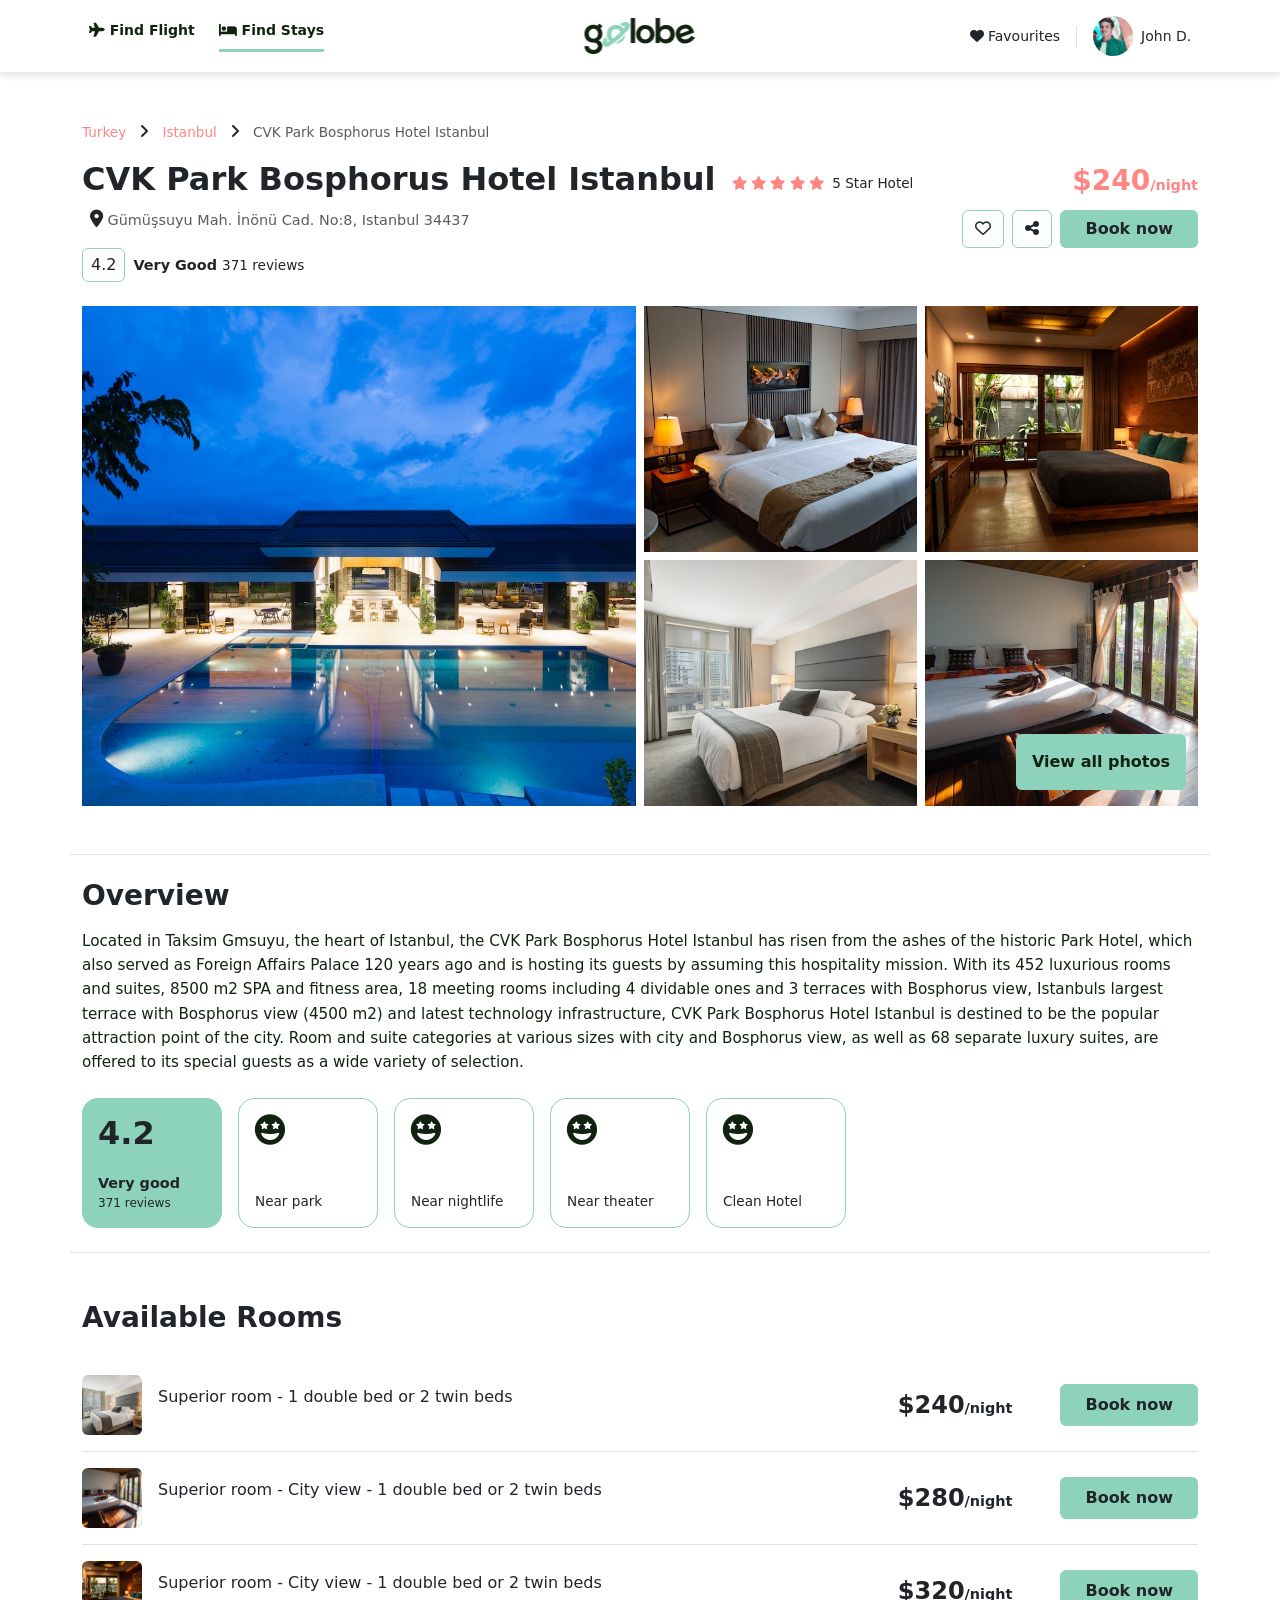
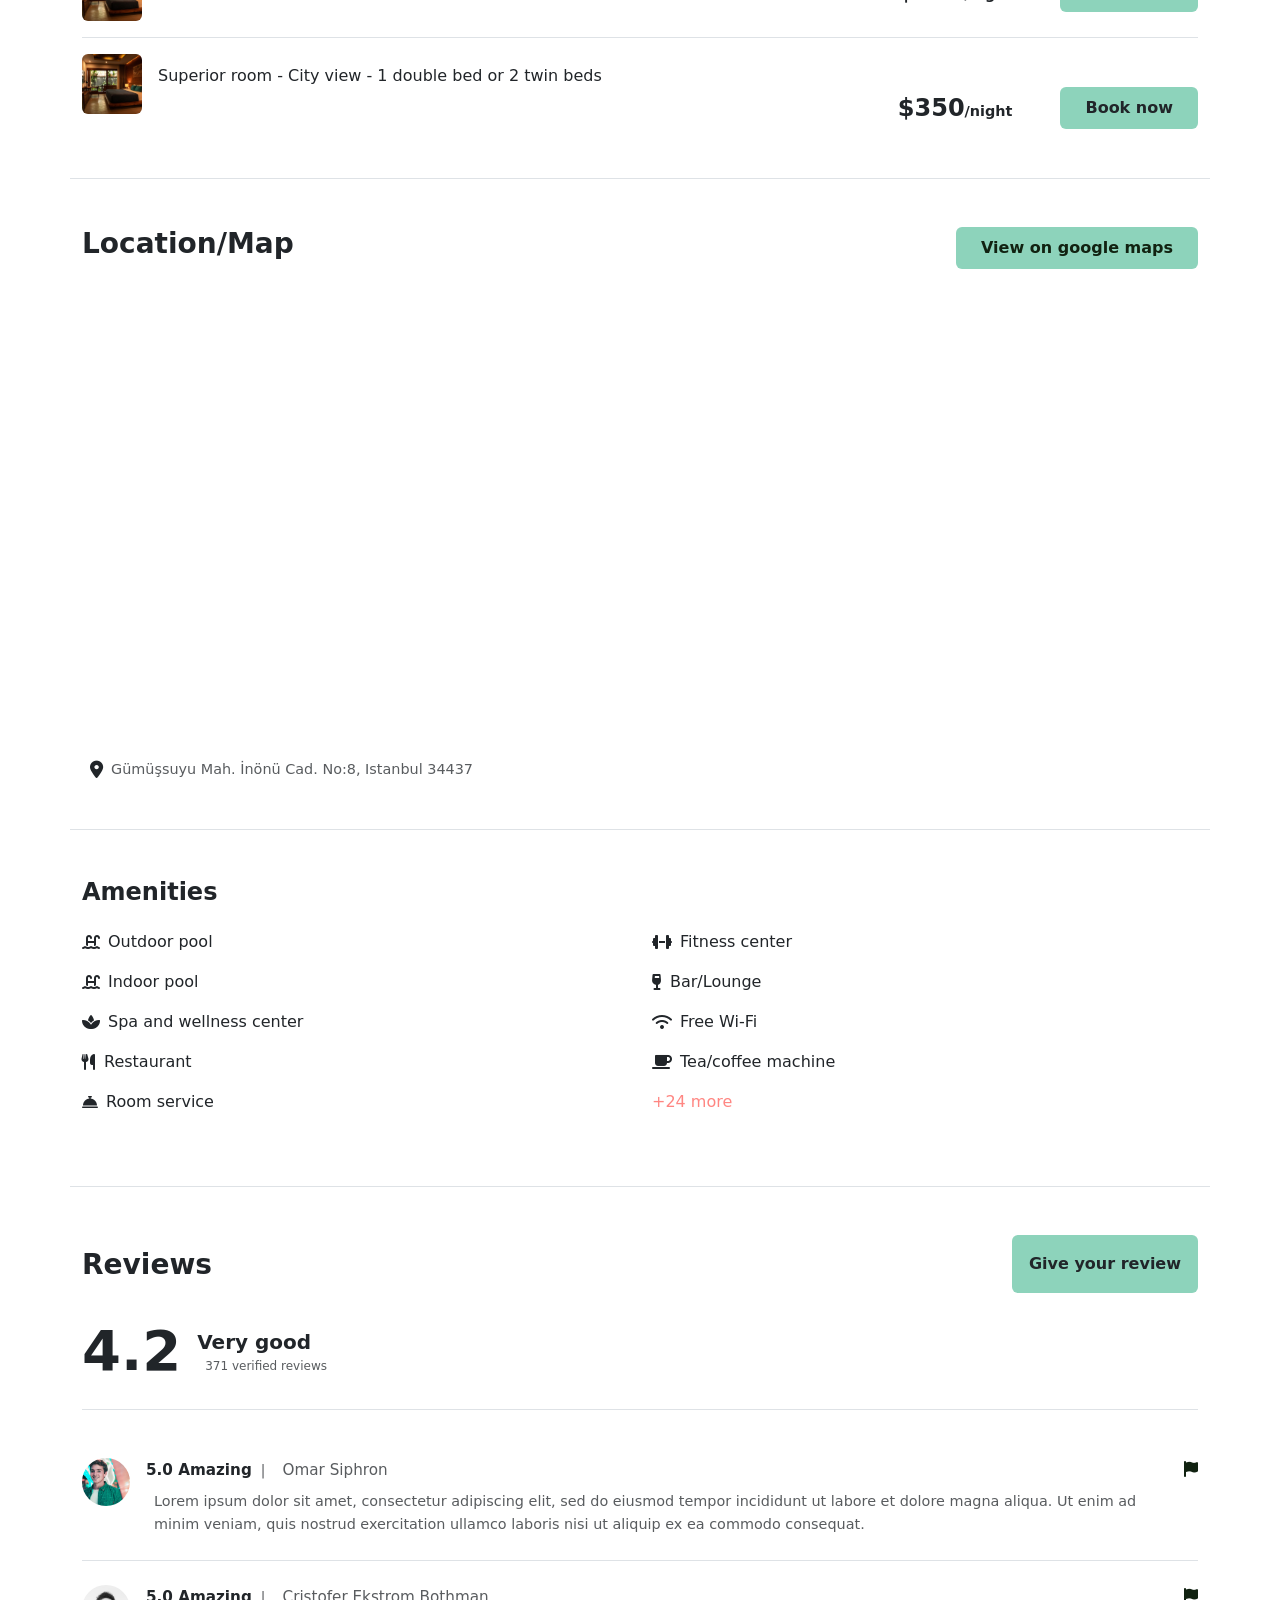
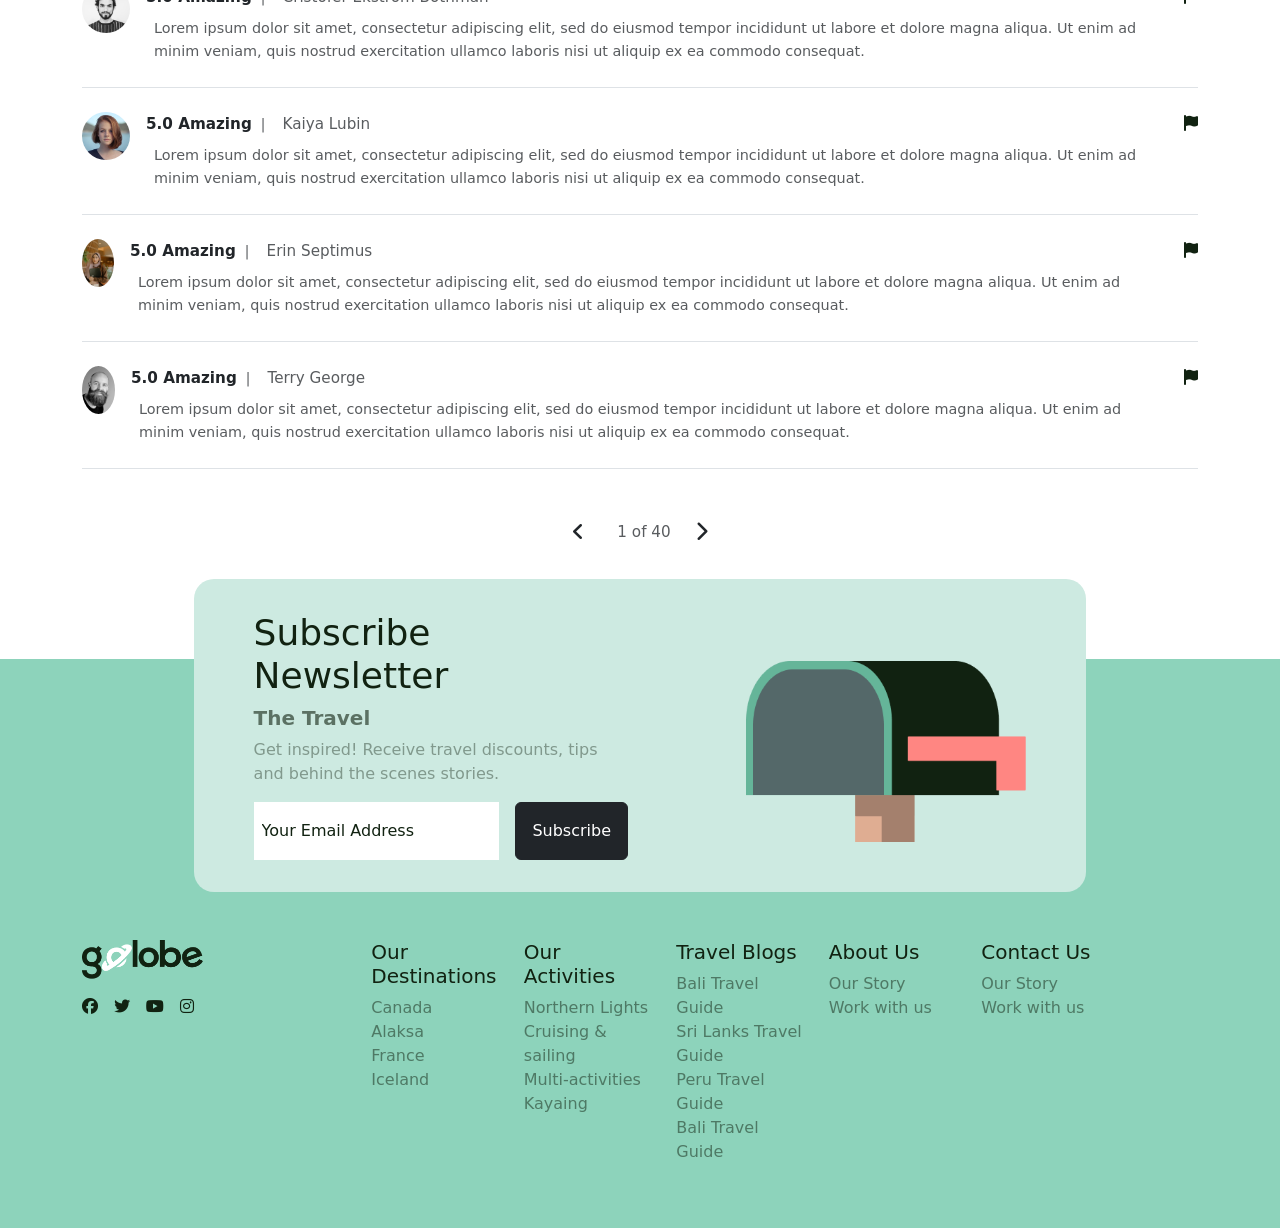
<file: hotel.html>
<!DOCTYPE html>
<html lang="en">

<head>
    <meta charset="UTF-8">
    <meta name="viewport" content="width=device-width, initial-scale=1.0">
    <title>Golobe-Travel agency</title>
    <link rel="icon" type="image/png" href="assets/imgs/favicon-120x120.png">
    <link href="https://cdn.jsdelivr.net/npm/bootstrap@5.3.8/dist/css/bootstrap.min.css" rel="stylesheet"
        integrity="sha384-sRIl4kxILFvY47J16cr9ZwB07vP4J8+LH7qKQnuqkuIAvNWLzeN8tE5YBujZqJLB" crossorigin="anonymous">

    <link rel="stylesheet" href="https://cdnjs.cloudflare.com/ajax/libs/font-awesome/6.5.1/css/all.min.css"
        integrity="sha512-DTOQO9RWCH3ppGqcWaEA1BIZOC6xxalwEsw9c2QQeAIftl+Vegovlnee1c9QX4TctnWMn13TZye+giMm8e2LwA=="
        crossorigin="anonymous" referrerpolicy="no-referrer" />
    <link rel="stylesheet" href="assets/css/hotel.css">
</head>

<body>
    <header class="nav-bar">
        <nav
            class="bg-white mb-5 container position-relative d-flex bg-white align-items-center justify-content-between py-3 ">
            <div class="d-flex gap-4">
                <a class="text-decoration-none oil-color fw-semibold small pb-2 "
                    href="index.html">
                    <i class="fa-solid fa-plane"></i> Find Flight
                </a>
                <a class="text-decoration-none oil-color fw-semibold small pb-2 border-bottom border-3 border-mint" href="home.html">
                    <i class="fa-solid fa-bed"></i> Find Stays
                </a>
            </div>
            <a href="home.html" class="position-absolute top-50 start-50 translate-middle">
                <img src="assets/imgs/golobe.png" alt="Golobe" height="36">
            </a>
            <div class="nav-user small">
                <span class="border-end pe-3"><i class="fa-solid fa-heart"></i> <span
                        class="fav-text">Favourites</span></span>
                <span class="d-flex align-items-center gap-2">
                    <img class="rounded-circle object-fit-cover" src="assets/imgs/av-1.jpg" alt="" width="40"
                        height="40">
                    John D.
                </span>
            </div>
        </nav>
    </header>
    <div class="container mt-4 mb-3">
        <div class="mb-3 fw-medium">
            <span class="text">Turkey</span>
            <i class="fa-solid icon fa-angle-right"></i>
            <span class="text">Istanbul</span>
            <i class="fa-solid fa-angle-right"></i>
            <span class="text-muted">CVK Park Bosphorus Hotel Istanbul</span>
        </div>
        <div class="d-flex justify-content-between">
            <div class="left-section">
                <div class="d-flex align-items-center mb-1">
                    <h2 class="fw-bold me-3">CVK Park Bosphorus Hotel Istanbul</h2>
                    <div class="text-danger star">
                        <i class="fa-solid fa-star"></i>
                        <i class="fa-solid fa-star"></i>
                        <i class="fa-solid fa-star"></i>
                        <i class="fa-solid fa-star"></i>
                        <i class="fa-solid fa-star"></i>
                        <span class=" text-dark ms-1 ">5 Star Hotel</span>
                    </div>
                </div>
                <p class="text-muted mb-3 bio">
                    <i class="fa-solid fa-location-dot text-dark"></i> Gümüşsuyu Mah. İnönü Cad. No:8, Istanbul 34437
                </p>
                <div class="d-flex align-items-center">
                    <div class="b-style rounded px-2 py-1 me-2  text-dark">
                        4.2
                    </div>
                    <div>
                        <span class="fw-bold text-dark very-good">Very Good</span>
                        <span class="reviews">371 reviews</span>
                    </div>
                </div>
            </div>
            <div class="right-section text-md-end mt-3 mt-md-0">
                <div class="mb-2">
                    <span class="text-money fw-bold fs-3">$240</span><span
                        class="text-money night fw-bold">/night</span>
                </div>
                <div class="d-flex justify-content-md-end gap-2">
                    <button class="btn social "><i class="fa-regular fa-heart"></i></button>
                    <button class="btn social "><i class="fa-solid fa-share-nodes"></i></button>
                    <button class="btn book-now px-4 text-dark fw-semibold" onclick="location.href='hotel1.html'">Book now</button>
                </div>
            </div>
        </div>
    </div>
    </div>
    <div class="container mt-4 mb-9">
        <div class="row g-2">
            <div class="col-md-6">
                <div class="overflow-hidden">
                    <img src="assets/imgs/r-1.jpg" class="img-fluid hover-zoom w-100 h-100 object-fit-cover"
                        alt="hotel main image" />
                </div>
            </div>
            <div class="col-md-6">
                <div class="row g-2 h-100">
                    <div class="col-6">
                        <div class="overflow-hidden">
                            <img src="assets/imgs/r-2.jpg" class="img-fluid hover-zoom w-100 h-100 object-fit-cover"
                                alt="hotel image 1" />
                        </div>
                    </div>
                    <div class="col-6">
                        <div class="overflow-hidden">
                            <img src="assets/imgs/r-3.jpg" class="img-fluid hover-zoom w-100 h-100 object-fit-cover"
                                alt="hotel image 2" />
                        </div>
                    </div>
                    <div class="col-6">
                        <div class="overflow-hidden">
                            <img src="assets/imgs/r-4.jpg" class="img-fluid hover-zoom w-100 h-100 object-fit-cover"
                                alt="hotel image 3" />
                        </div>
                    </div>
                    <div class="col-6 position-relative">
                        <div class="overflow-hidden">
                            <img src="assets/imgs/r-5.jpg" class="img-fluid hover-zoom w-100 h-100 object-fit-cover"
                                alt="hotel image 4" />
                        </div>
                        <button class="btn btn-color fw-bold p-3 position-absolute bottom-0 end-0 m-3">
                            View all photos
                        </button>
                    </div>
                </div>
            </div>
        </div>
    </div>
    <div class="container py-4 my-4 mt-5 mb-5 border-top border-bottom">
        <h3 class="fw-bold mb-3">Overview</h3>
        <p class=" mb-4 sec-text">
            Located in Taksim Gmsuyu, the heart of Istanbul, the CVK Park Bosphorus Hotel Istanbul has risen from the
            ashes of the historic Park Hotel, which also served as Foreign Affairs Palace 120 years ago and is hosting
            its guests by assuming this hospitality mission. With its 452 luxurious rooms and suites, 8500 m2 SPA and
            fitness area, 18 meeting rooms including 4 dividable ones and 3 terraces with Bosphorus view, Istanbuls
            largest terrace with Bosphorus view (4500 m2) and latest technology infrastructure, CVK Park Bosphorus Hotel
            Istanbul is destined to be the popular attraction point of the city. Room and suite categories at various
            sizes with city and Bosphorus view, as well as 68 separate luxury suites, are offered to its special guests
            as a wide variety of selection.
        </p>
        <div class="d-flex gap-3">
            <div class="rounded-4 p-3 d-flex flex-column justify-content-between text-dark rating">
                <h2 class="fw-bold mb-0">4.2</h2>
                <div>
                    <div class="fw-bold v-rating">Very good</div>
                    <div class="rev">371 reviews</div>
                </div>
            </div>
            <div class="rounded-4 style-overview p-3 d-flex flex-column justify-content-between style-review">
                <i class="fa-solid fa-face-grin-stars"></i>
                <div class="fw-medium rev-style">Near park</div>
            </div>
            <div class="rounded-4 style-overview p-3 d-flex flex-column justify-content-between style-review">
                <i class="fa-solid fa-face-grin-stars"></i>
                <div class="fw-medium rev-style">Near nightlife</div>
            </div>
            <div class="rounded-4 style-overview p-3 d-flex flex-column justify-content-between style-review">
                <i class="fa-solid fa-face-grin-stars"></i>
                <div class="fw-medium rev-style">Near theater</div>
            </div>
            <div class="rounded-4 style-overview p-3  d-flex flex-column justify-content-between style-review">
                <i class="fa-solid fa-face-grin-stars"></i>
                <div class="fw-medium rev-style">Clean Hotel</div>
            </div>
        </div>
    </div>
    <div class="container mt-5 border-bottom mb-5">
        <h3 class="fw-bold mb-4">Available Rooms</h3>
        <div
            class="d-flex flex-column flex-md-row justify-content-between align-items-md-center py-3 border-bottom gap-3">
            <div class="d-flex align-items-center gap-3">
                <img src="assets/imgs/h-1.jpg" alt="Room" class="rounded object-fit-cover room-img">
                <p class="fw-medium text-dark">Superior room - 1 double bed or 2 twin beds</p>
            </div>
            <div class="d-flex align-items-center justify-content-between justify-content-md-end gap-4 ">
                <div class="me-4">
                    <span class="fs-4 fw-bold text-dark">$240</span><span class="fw-bold night">/night</span>
                </div>
                <button class="btn px-4 text-dark fw-semibold py-2 px-4  book-now" onclick="location.href='hotel1.html'">Book now</button>
            </div>
        </div>
        <div
            class="d-flex flex-column flex-md-row justify-content-between align-items-md-center py-3 border-bottom gap-3">
            <div class="d-flex align-items-center gap-3">
                <img src="assets/imgs/h-2.jpg" alt="Room" class="rounded object-fit-cover room-img">
                <p class="fw-medium text-dark">Superior room - City view - 1 double bed or 2 twin beds</p>
            </div>
            <div class="d-flex align-items-center justify-content-between justify-content-md-end gap-4">
                <div class="me-4">
                    <span class="fs-4 fw-bold text-dark">$280</span><span class="fw-bold night">/night</span>
                </div>
                <button class="btn px-4 text-dark fw-semibold py-2 px-4 book-now" onclick="location.href='hotel1.html'">Book now</button>
            </div>
        </div>
        <div
            class="d-flex flex-column flex-md-row justify-content-between align-items-md-center py-3 border-bottom gap-3">
            <div class="d-flex align-items-center gap-3">
                <img src="assets/imgs/h-3.jpg" alt="Room" class="rounded object-fit-cover room-img">
                <p class="fw-medium text-dark">Superior room - City view - 1 double bed or 2 twin beds</p>
            </div>
            <div class="d-flex align-items-center justify-content-between justify-content-md-end gap-4">
                <div class="me-4">
                    <span class="fs-4 fw-bold text-dark">$320</span><span class="fw-bold night">/night</span>
                </div>
                <button class="btn px-4 text-dark fw-semibold py-2 px-4 book-now" onclick="location.href='hotel1.html'">Book now</button>
            </div>
        </div>
        <div class="d-flex flex-column flex-md-row justify-content-between align-items-md-center py-3  gap-3">
            <div class="d-flex align-items-center gap-3 mb-5">
                <img src="assets/imgs/h-3.jpg" alt="Room" class="rounded object-fit-cover room-img">
                <p class="fw-medium text-dark">Superior room - City view - 1 double bed or 2 twin beds</p>
            </div>
            <div class="d-flex align-items-center justify-content-between justify-content-md-end gap-4">
                <div class="me-4">
                    <span class="fs-4 fw-bold text-dark">$350</span><span class="fw-bold night">/night</span>
                </div>
                <button class="btn px-4 text-dark fw-semibold py-2 px-4 book-now" onclick="location.href='hotel1.html'">Book now</button>
            </div>
        </div>
    </div>
    <div class="container my-5 border-bottom">
        <div class="d-flex justify-content-between align-items-center mb-4 flex-wrap gap-3">
            <h3 class="fw-bold text-dark">Location/Map</h3>
            <button class="btn px-4 py-2 text-dark fw-semibold book-now">
                <a href="https://maps.app.goo.gl/rXyfC1UyeFY3yFcJ7">
                    View on google maps
                </a>
            </button>
        </div>
        <div class="mb-3">
            <iframe
                src="https://www.google.com/maps/embed?pb=!1m18!1m12!1m3!1d2860.634892954958!2d28.985757075860192!3d41.03521697134672!2m3!1f0!2f0!3f0!3m2!1i1024!2i768!4f13.1!3m3!1m2!1s0x14cab77b3040c957%3A0x3d87cd4f09fccfa8!2zQ1ZLIE9URUwsIEfDvG3DvMWfc3V5dSwgxLBuw7Zuw7wgQ2QuIE5vOjgsIDM0NDM3IEJleW_En2x1L8Swc3RhbmJ1bCwgVMO8cmtpeWU!5e1!3m2!1sen!2seg!4v1794483398834!5m2!1sen!2seg"
                width="600" height="450" style="border:0;" allowfullscreen="" loading="lazy"
                referrerpolicy="strict-origin-when-cross-origin" class="w-100 rounded-4 border-0"></iframe>
        </div>
        <div class="d-flex align-items-center text-muted bio mb-5">
            <i class="fa-solid fa-location-dot text-dark me-2"></i>
            <span>Gümüşsuyu Mah. İnönü Cad. No:8, Istanbul 34437</span>
        </div>
    </div>
    <div class="container my-5 pb-4 border-bottom">
        <h4 class="fw-bold mb-4 text-dark">Amenities</h4>
        <div class="row">
            <div class="col-md-6">
                <div class="d-flex align-items-center mb-3 text-dark">
                    <i class="fa-solid fa-water-ladder me-2"></i>
                    <span class="fw-medium">Outdoor pool</span>
                </div>
                <div class="d-flex align-items-center mb-3 text-dark">
                    <i class="fa-solid fa-water-ladder me-2"></i>
                    <span class="fw-medium">Indoor pool</span>
                </div>
                <div class="d-flex align-items-center mb-3 text-dark">
                    <i class="fa-solid fa-spa me-2"></i>
                    <span class="fw-medium">Spa and wellness center</span>
                </div>
                <div class="d-flex align-items-center mb-3 text-dark">
                    <i class="fa-solid fa-utensils me-2"></i>
                    <span class="fw-medium">Restaurant</span>
                </div>
                <div class="d-flex align-items-center mb-3 text-dark">
                    <i class="fa-solid fa-bell-concierge me-2"></i>
                    <span class="fw-medium">Room service</span>
                </div>
            </div>
            <div class="col-md-6">
                <div class="d-flex align-items-center mb-3 text-dark">
                    <i class="fa-solid fa-dumbbell me-2"></i>
                    <span class="fw-medium">Fitness center</span>
                </div>
                <div class="d-flex align-items-center mb-3 text-dark">
                    <i class="fa-solid fa-wine-glass me-2"></i>
                    <span class="fw-medium">Bar/Lounge</span>
                </div>
                <div class="d-flex align-items-center mb-3 text-dark">
                    <i class="fa-solid fa-wifi me-2"></i>
                    <span class="fw-medium">Free Wi-Fi</span>
                </div>
                <div class="d-flex align-items-center mb-3 text-dark">
                    <i class="fa-solid fa-mug-saucer me-2"></i>
                    <span class="fw-medium">Tea/coffee machine</span>
                </div>
                <div class="mt-2 mb-5">
                    <a href="#" class="text-decoration-none fw-medium text-money">+24 more</a>
                </div>
            </div>
        </div>
    </div>
    <div class="container my-5">
        <div class="d-flex justify-content-between align-items-center mb-4">
            <h3 class="fw-bold mb-0">Reviews</h3>
            <button class="btn px-3 py-3 fw-semibold text-dark review-btn">
                Give your review
            </button>
        </div>
        <div class="d-flex align-items-center mb-4 pb-4 border-bottom">
            <div class="display-4 fw-bold me-3 text-dark">4.2</div>
            <div>
                <div class="fs-5 fw-bold text-dark">Very good</div>
                <div class="text-muted rev">371 verified reviews</div>
            </div>
        </div>
        <div class="d-flex py-4 border-bottom align-items-start ">
            <img src="assets/imgs/av-1.jpg" alt="User" class="rounded-circle me-3 object-fit-cover r-icon">
            <div class="flex-grow-1">
                <div class="mb-2">
                    <span class="fw-bold text-dark t-icon">5.0 Amazing</span>
                    <span class="text-muted mx-1">|</span>
                    <span class="text-muted t-icon">Omar Siphron</span>
                </div>
                <p class="text-muted mb-0 i-text">
                    Lorem ipsum dolor sit amet, consectetur adipiscing elit, sed do eiusmod tempor incididunt ut labore
                    et dolore magna aliqua. Ut enim ad minim veniam, quis nostrud exercitation ullamco laboris nisi ut
                    aliquip ex ea commodo consequat.
            </div>
            <div class="ms-3 flag">
                <i class="fa-solid fa-flag"></i>
            </div>
        </div>
        <div class="d-flex py-4 border-bottom align-items-start ">
            <img src="assets/imgs/av-2.jpg" alt="User" class="rounded-circle me-3 object-fit-cover r-icon">
            <div class="flex-grow-1">
                <div class="mb-2">
                    <span class="fw-bold text-dark t-icon">5.0 Amazing</span>
                    <span class="text-muted mx-1">|</span>
                    <span class="text-muted t-icon">Cristofer Ekstrom Bothman</span>
                </div>
                <p class="text-muted mb-0 i-text">
                    Lorem ipsum dolor sit amet, consectetur adipiscing elit, sed do eiusmod tempor incididunt ut labore
                    et dolore magna aliqua. Ut enim ad minim veniam, quis nostrud exercitation ullamco laboris nisi ut
                    aliquip ex ea commodo consequat.
            </div>
            <div class="ms-3 flag">
                <i class="fa-solid fa-flag"></i>
            </div>
        </div>
        <div class="d-flex py-4 border-bottom align-items-start">
            <img src="assets/imgs/av-3.jpg" alt="User" class="rounded-circle me-3 object-fit-cover r-icon">
            <div class="flex-grow-1">
                <div class="mb-2">
                    <span class="fw-bold text-dark t-icon">5.0 Amazing</span>
                    <span class="text-muted mx-1">|</span>
                    <span class="text-muted t-icon">Kaiya Lubin</span>
                </div>
                <p class="text-muted mb-0 i-text">
                    Lorem ipsum dolor sit amet, consectetur adipiscing elit, sed do eiusmod tempor incididunt ut labore
                    et dolore magna aliqua. Ut enim ad minim veniam, quis nostrud exercitation ullamco laboris nisi ut
                    aliquip ex ea commodo consequat.
            </div>
            <div class="ms-3 flag">
                <i class="fa-solid fa-flag"></i>
            </div>
        </div>
        <div class="d-flex py-4 border-bottom align-items-start">
            <img src="assets/imgs/av-4.jpg" alt="User" class="rounded-circle me-3 object-fit-cover r-icon">
            <div class="flex-grow-1">
                <div class="mb-2">
                    <span class="fw-bold text-dark t-icon">5.0 Amazing</span>
                    <span class="text-muted mx-1">|</span>
                    <span class="text-muted t-icon">Erin Septimus</span>
                </div>
                <p class="text-muted mb-0 i-text">
                    Lorem ipsum dolor sit amet, consectetur adipiscing elit, sed do eiusmod tempor incididunt ut labore
                    et dolore magna aliqua. Ut enim ad minim veniam, quis nostrud exercitation ullamco laboris nisi ut
                    aliquip ex ea commodo consequat.
            </div>
            <div class="ms-3 flag">
                <i class="fa-solid fa-flag"></i>
            </div>
        </div>
        <div class="d-flex py-4 border-bottom align-items-start">
            <img src="assets/imgs/av-5.jpg" alt="User" class="rounded-circle me-3 object-fit-cover r-icon">
            <div class="flex-grow-1">
                <div class="mb-2">
                    <span class="fw-bold text-dark t-icon">5.0 Amazing</span>
                    <span class="text-muted mx-1">|</span>
                    <span class="text-muted t-icon">Terry George</span>
                </div>
                <p class="text-muted mb-0 i-text">
                    Lorem ipsum dolor sit amet, consectetur adipiscing elit, sed do eiusmod tempor incididunt ut labore
                    et dolore magna aliqua. Ut enim ad minim veniam, quis nostrud exercitation ullamco laboris nisi ut
                    aliquip ex ea commodo consequat.
            </div>
            <div class="ms-3 flag">
                <i class="fa-solid fa-flag"></i>
            </div>
        </div>
        <div class="d-flex justify-content-center align-items-center mt-5 gap-4">
            <a href="#" class="text-dark text-decoration-none fs-5"><i class="fa-solid fa-angle-left"></i></a>
            <span class="text-muted t-icon">1 of 40</span>
            <a href="#" class="text-dark text-decoration-none fs-5"><i class="fa-solid fa-chevron-right"></i></a>
        </div>
    </div>
    <footer>
        <div class="d-flex container py-5">
            <div>
                <div>
                    <img src="assets/imgs/f-img.png" class="f-img" alt="">
                </div>
                <div class="d-flex gap-3 pt-3">
                    <a href="#"><i class="fa-brands fa-facebook icon-cloor"></i></a>
                    <a href=""><i class="fa-brands fa-twitter icon-cloor"></i></a>
                    <a href=""><i class="fa-brands fa-youtube icon-cloor"></i></a>
                    <a href=""><i class="fa-brands fa-instagram icon-cloor"></i></a>
                </div>
            </div>
            <div class="container row d-flex justify-content-center">
                <div class="col-2">
                    <h5>Our Destinations</h5>
                    <div class=" d-flex flex-column ">
                        <a href="" class="oil-color text-decoration-none opacity-50">Canada</a>
                        <a href="" class="oil-color text-decoration-none opacity-50">Alaksa</a>
                        <a href="" class="oil-color text-decoration-none opacity-50">France</a>
                        <a href="" class="oil-color text-decoration-none opacity-50">Iceland</a>
                    </div>
                </div>
                <div class="col-2">
                    <h5 class="cursor">Our Activities</h5>
                    <div class=" d-flex flex-column">
                        <a href="" class="oil-color text-decoration-none opacity-50">Northern Lights</a>
                        <a href="" class="oil-color text-decoration-none opacity-50">Cruising & sailing</a>
                        <a href="" class="oil-color text-decoration-none opacity-50">Multi-activities</a>
                        <a href="" class="oil-color text-decoration-none opacity-50">Kayaing</a>
                    </div>
                </div>
                <div class="col-2">
                    <h5>Travel Blogs</h5>
                    <div class=" d-flex flex-column">
                        <a href="" class="oil-color text-decoration-none opacity-50">Bali Travel Guide</a>
                        <a href="" class="oil-color text-decoration-none opacity-50">Sri Lanks Travel Guide</a>
                        <a href="" class="oil-color text-decoration-none opacity-50">Peru Travel Guide</a>
                        <a href="" class="oil-color text-decoration-none opacity-50">Bali Travel Guide</a>
                    </div>
                </div>
                <div class="col-2">
                    <h5>About Us</h5>
                    <div class=" d-flex flex-column">
                        <a href="" class="oil-color text-decoration-none opacity-50">Our Story</a>
                        <a href="" class="oil-color text-decoration-none opacity-50">Work with us</a>
                    </div>
                </div>
                <div class="col-2 ">
                    <h5>Contact Us</h5>
                    <div class=" d-flex flex-column">
                        <a href="" class="oil-color text-decoration-none opacity-50">Our Story</a>
                        <a href="" class="oil-color text-decoration-none opacity-50">Work with us</a>
                    </div>
                </div>
            </div>
        </div>
        <div class="container">
            <div class="row footer-Subscribe d-flex justify-content-center align-items-center ">
                <div class="col-6 w-50  title-footer">
                    <h3 class="w-25">Subscribe Newsletter</h3>
                    <h4>The Travel</h4>
                    <p>Get inspired! Receive travel discounts, tips and behind the scenes stories.</p>
                    <div class="w-100 d-flex  gap-3">
                        <input class="w-100 p-2 custom-input" type="email" placeholder="Your Email Address">
                        <button class="btn  btn-dark p-3">Subscribe</button>
                    </div>
                </div>
                <div class="col-6  w-50 d-flex justify-content-end">
                    <img class="w-75" src="assets/imgs/f-logo.png" alt="">
                </div>
            </div>
        </div>
    </footer>
    <script src="assets/js/hotel.js"></script>
</body>

</html>
</file>
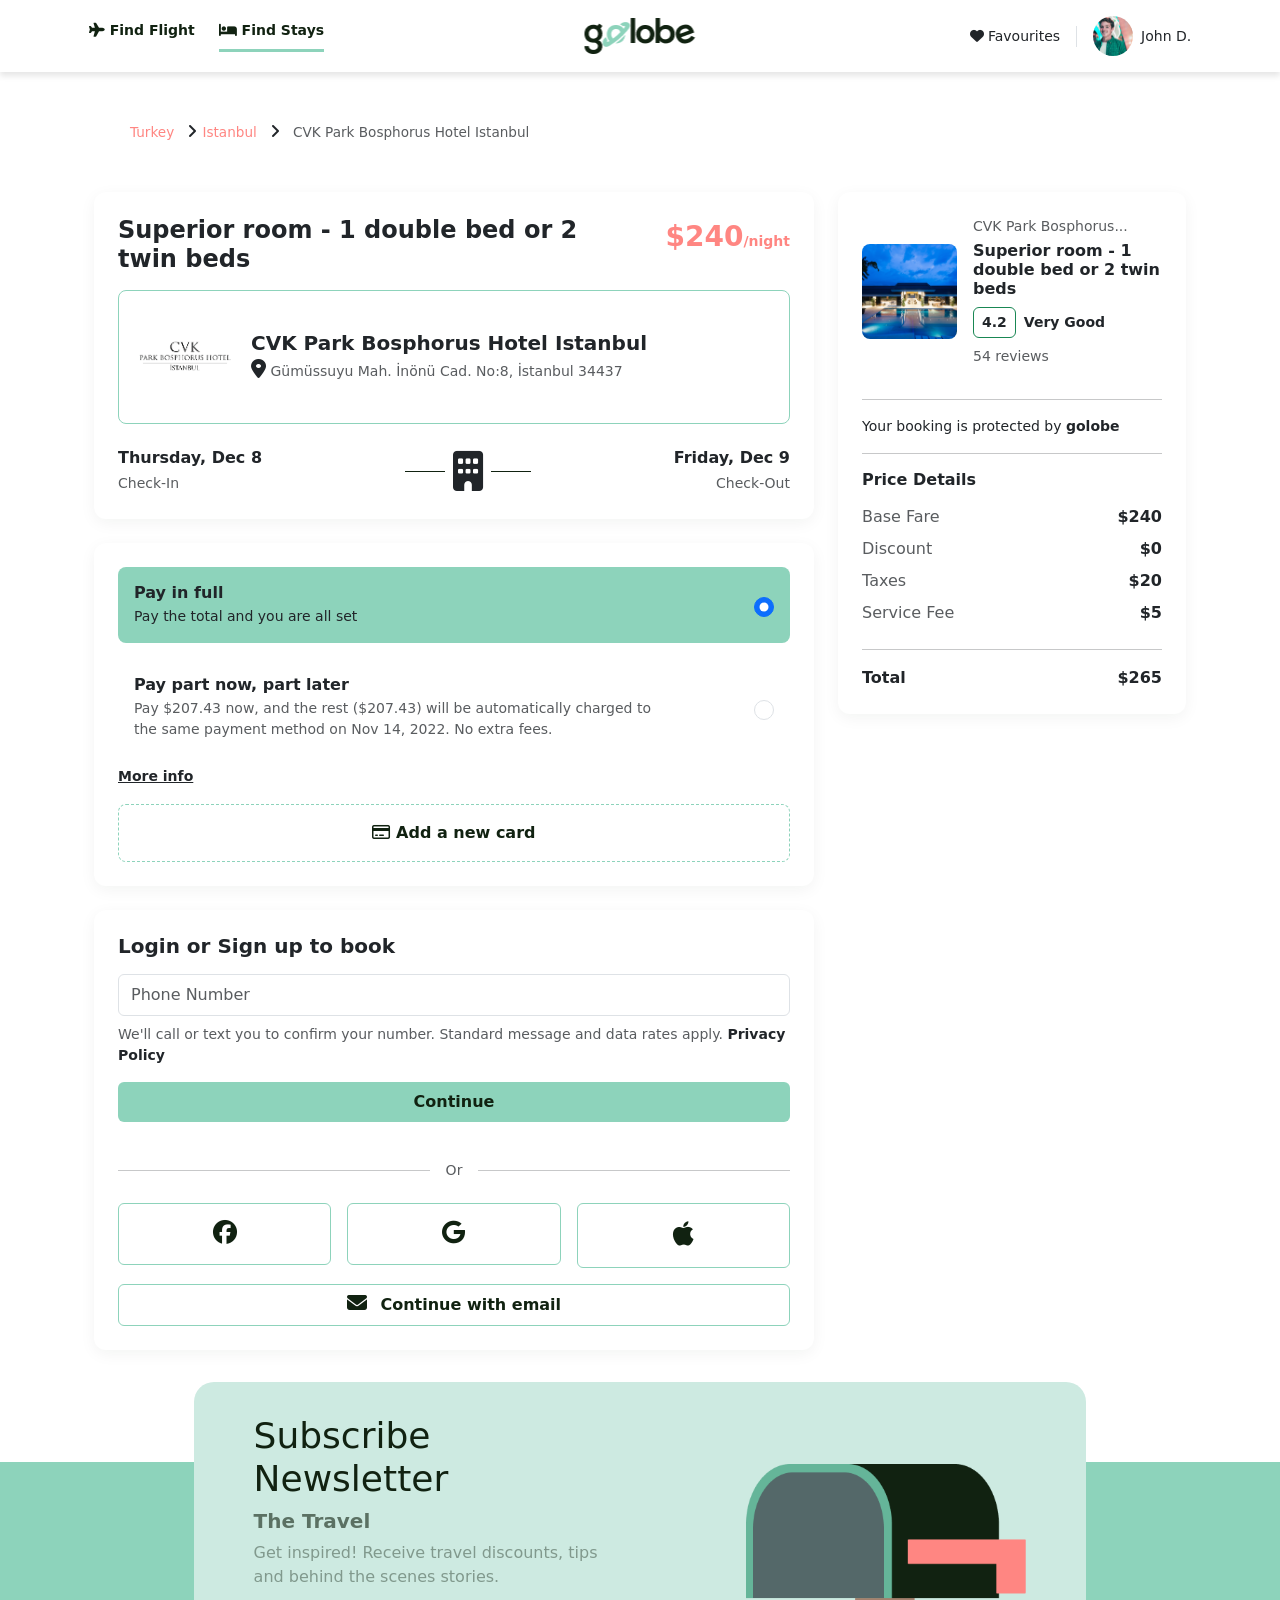
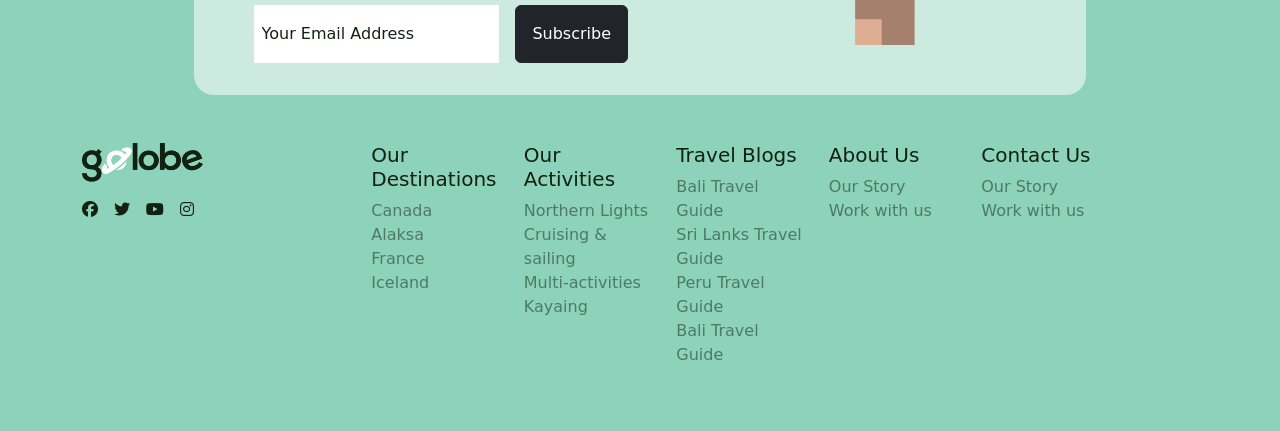
<file: hotel1.html>
<!doctype html>
<html lang="en">
  <head>
    <meta charset="UTF-8" />
    <meta name="viewport" content="width=device-width, initial-scale=1.0" />
    <title>Golobe-Travel agency</title>
    <link rel="icon" type="image/png" href="assets/imgs/favicon-120x120.png" />
    <link
      href="https://cdn.jsdelivr.net/npm/bootstrap@5.3.8/dist/css/bootstrap.min.css"
      rel="stylesheet"
      integrity="sha384-sRIl4kxILFvY47J16cr9ZwB07vP4J8+LH7qKQnuqkuIAvNWLzeN8tE5YBujZqJLB"
      crossorigin="anonymous"
    />

    <link
      rel="stylesheet"
      href="https://cdnjs.cloudflare.com/ajax/libs/font-awesome/6.5.1/css/all.min.css"
      integrity="sha512-DTOQO9RWCH3ppGqcWaEA1BIZOC6xxalwEsw9c2QQeAIftl+Vegovlnee1c9QX4TctnWMn13TZye+giMm8e2LwA=="
      crossorigin="anonymous"
      referrerpolicy="no-referrer"
    />
    <link rel="stylesheet" href="assets/css/hotel1.css" />
  </head>
  <body>
    <header class="nav-bar">
      <nav class="main-nav bg-white container position-relative py-3">
        <div class="nav-links">
          <a
            class="text-decoration-none oil-color fw-semibold small pb-2"
            href="index.html"
          >
            <i class="fa-solid fa-plane"></i> Find Flight
          </a>
          <a
            class="text-decoration-none oil-color fw-semibold small pb-2 border-bottom border-3 border-mint"
            href="home.html"
          >
            <i class="fa-solid fa-bed"></i> Find Stays
          </a>
        </div>
        <a href="home.html" class="nav-logo">
          <img src="assets/imgs/golobe.png" alt="Golobe" height="36" />
        </a>
        <div class="nav-user small">
          <span class="border-end pe-3"
            ><i class="fa-solid fa-heart"></i>
            <span class="fav-text">Favourites</span></span
          >
          <span class="d-flex align-items-center gap-2">
            <img
              class="rounded-circle object-fit-cover"
              src="assets/imgs/av-1.jpg"
              alt=""
              width="40"
              height="40"
            />
            John D.
          </span>
        </div>
      </nav>
    </header>
    <div class="container mt-4 mb-3">
      <div class="breadcrumb-box mb-3 fw-medium">
        <span class="text">Turkey</span>
        <i class="fa-solid icon fa-angle-right"></i>
        <span class="text">Istanbul</span>
        <i class="fa-solid fa-angle-right"></i>
        <span class="text-muted">CVK Park Bosphorus Hotel Istanbul</span>
      </div>
      <div class="container hotel-content my-5">
        <div class="row g-4">
          <div class="col-12 col-lg-8">
            <div class="card custom-card mb-4">
              <div
                class="room-header d-flex justify-content-between align-items-start mb-3"
              >
                <h4 class="fw-bold mb-0 room-title">
                  Superior room - 1 double bed or 2 twin beds
                </h4>
                <div class="room-price">
                  <span class="fs-3 fw-bold price-coral">$240</span
                  ><small class="price-coral fw-semibold">/night</small>
                </div>
              </div>
              <div class="hotel-box p-3 mb-4">
                <img src="assets/imgs/cvk-h.png" alt="" class="cvk" />
                <div class="hotel-info">
                  <h5 class="fw-bold mb-1">
                    CVK Park Bosphorus Hotel Istanbul
                  </h5>
                  <p class="text-muted small mb-0">
                    <i class="fa-solid fa-location-dot text-dark fs-5"></i>
                    Gümüssuyu Mah. İnönü Cad. No:8, İstanbul 34437
                  </p>
                </div>
              </div>
              <div
                class="d-flex justify-content-between align-items-center flex-wrap gap-3"
              >
                <div>
                  <h6 class="fw-bold mb-1">Thursday, Dec 8</h6>
                  <span class="text-muted small">Check-In</span>
                </div>
                <div class="date-middle">
                  <span class="divider-line"></span>
                  <i class="fa-solid fa-building fs-1"></i>
                  <span class="divider-line"></span>
                </div>
                <div class="text-end">
                  <h6 class="fw-bold mb-1">Friday, Dec 9</h6>
                  <span class="text-muted small">Check-Out</span>
                </div>
              </div>
            </div>
            <div class="card custom-card mb-4">
              <label
                class="d-flex justify-content-between align-items-center p-3 rounded-3 bg-mint mb-3 payment-option"
              >
                <div>
                  <h6 class="fw-bold mb-1">Pay in full</h6>
                  <p class="small mb-0">Pay the total and you are all set</p>
                </div>
                <input
                  class="form-check-input fs-5"
                  type="radio"
                  name="paymentOption"
                  checked
                />
              </label>
              <label
                class="d-flex justify-content-between align-items-center p-3 rounded-3 mb-2 payment-option"
              >
                <div class="payment-details">
                  <h6 class="fw-bold mb-1">Pay part now, part later</h6>
                  <p class="text-muted small mb-0">
                    Pay $207.43 now, and the rest ($207.43) will be
                    automatically charged to the same payment method on Nov 14,
                    2022. No extra fees.
                  </p>
                </div>
                <input
                  class="form-check-input fs-5"
                  type="radio"
                  name="paymentOption"
                />
              </label>
              <div>
                <a href="#" class="text-dark small fw-semibold">More info</a>
              </div>
              <button
                type="button"
                class="add-card-box w-100 mt-3"
                id="openCardModal"
              >
                <i class="fa-regular fa-credit-card"></i> Add a new card
              </button>
            </div>
            <div class="card custom-card">
              <h5 class="fw-bold mb-3">Login or Sign up to book</h5>
              <div class="mb-2">
                <input
                  type="tel"
                  class="form-control py-2"
                  placeholder="Phone Number"
                />
              </div>
              <p class="text-muted small mb-3">
                We'll call or text you to confirm your number. Standard message
                and data rates apply.
                <a href="#" class="text-dark fw-semibold text-decoration-none"
                  >Privacy Policy</a
                >
              </p>
              <button class="btn btn-mint w-100 py-2 mb-3">Continue</button>
              <div class="d-flex align-items-center my-3">
                <hr class="flex-grow-1" />
                <span class="px-3 text-muted small">Or</span>
                <hr class="flex-grow-1" />
              </div>
              <div class="row g-3 mb-3">
                <div class="col-4">
                  <button class="btn btn-outline-mint w-100 py-3">
                    <i class="fa-brands fa-facebook fs-4"></i>
                  </button>
                </div>
                <div class="col-4">
                  <button class="btn btn-outline-mint w-100 py-3">
                    <i class="fa-brands fa-google fs-4"></i>
                  </button>
                </div>
                <div class="col-4">
                  <button class="btn btn-outline-mint w-100 py-3">
                    <i class="fa-brands fa-apple fs-3"></i>
                  </button>
                </div>
              </div>
              <button class="btn btn-outline-mint w-100 py-2 fw-semibold">
                <i class="fa-solid fa-envelope me-2 fs-5"></i> Continue with
                email
              </button>
            </div>
          </div>
          <div class="col-12 col-lg-4">
            <div class="card custom-card">
              <div class="d-flex align-items-center gap-3 mb-3">
                <img
                  src="assets/imgs/r-1.jpg"
                  alt="Hotel"
                  class="rounded-3 summary-hotel-img"
                />
                <div class="summary-info">
                  <p
                    class="text-muted small mb-1 text-truncate summary-hotel-subtitle"
                  >
                    CVK Park Bosphorus...
                  </p>
                  <h6 class="fw-bold mb-2">
                    Superior room - 1 double bed or 2 twin beds
                  </h6>
                  <div class="rating-row d-flex align-items-center gap-2 small">
                    <span
                      class="border border-success rounded px-2 py-1 fw-bold"
                      >4.2</span
                    >
                    <span class="fw-bold">Very Good</span>
                    <span class="text-muted">54 reviews</span>
                  </div>
                </div>
              </div>
              <hr class="my-3" />
              <p class="small mb-0">
                Your booking is protected by
                <strong class="fw-bold">golobe</strong>
              </p>
              <hr class="my-3" />
              <h6 class="fw-bold mb-3">Price Details</h6>
              <div class="d-flex justify-content-between mb-2">
                <span class="text-muted">Base Fare</span>
                <span class="fw-semibold">$240</span>
              </div>
              <div class="d-flex justify-content-between mb-2">
                <span class="text-muted">Discount</span>
                <span class="fw-semibold">$0</span>
              </div>
              <div class="d-flex justify-content-between mb-2">
                <span class="text-muted">Taxes</span>
                <span class="fw-semibold">$20</span>
              </div>
              <div class="d-flex justify-content-between mb-2">
                <span class="text-muted">Service Fee</span>
                <span class="fw-semibold">$5</span>
              </div>
              <hr class="my-3" />
              <div class="d-flex justify-content-between fw-bold fs-6">
                <span>Total</span>
                <span>$265</span>
              </div>
            </div>
          </div>
        </div>
      </div>
    </div>
    <footer>
      <div class="d-flex container py-5">
        <div>
          <div>
            <img src="assets/imgs/f-img.png" class="f-img" alt="" />
          </div>
          <div class="d-flex gap-3 pt-3">
            <a href="#"><i class="fa-brands fa-facebook icon-cloor"></i></a>
            <a href=""><i class="fa-brands fa-twitter icon-cloor"></i></a>
            <a href=""><i class="fa-brands fa-youtube icon-cloor"></i></a>
            <a href=""><i class="fa-brands fa-instagram icon-cloor"></i></a>
          </div>
        </div>
        <div class="container row d-flex justify-content-center">
          <div class="col-2">
            <h5>Our Destinations</h5>
            <div class="d-flex flex-column">
              <a href="" class="oil-color text-decoration-none opacity-50"
                >Canada</a
              >
              <a href="" class="oil-color text-decoration-none opacity-50"
                >Alaksa</a
              >
              <a href="" class="oil-color text-decoration-none opacity-50"
                >France</a
              >
              <a href="" class="oil-color text-decoration-none opacity-50"
                >Iceland</a
              >
            </div>
          </div>
          <div class="col-2">
            <h5 class="cursor">Our Activities</h5>
            <div class="d-flex flex-column">
              <a href="" class="oil-color text-decoration-none opacity-50"
                >Northern Lights</a
              >
              <a href="" class="oil-color text-decoration-none opacity-50"
                >Cruising & sailing</a
              >
              <a href="" class="oil-color text-decoration-none opacity-50"
                >Multi-activities</a
              >
              <a href="" class="oil-color text-decoration-none opacity-50"
                >Kayaing</a
              >
            </div>
          </div>
          <div class="col-2">
            <h5>Travel Blogs</h5>
            <div class="d-flex flex-column">
              <a href="" class="oil-color text-decoration-none opacity-50"
                >Bali Travel Guide</a
              >
              <a href="" class="oil-color text-decoration-none opacity-50"
                >Sri Lanks Travel Guide</a
              >
              <a href="" class="oil-color text-decoration-none opacity-50"
                >Peru Travel Guide</a
              >
              <a href="" class="oil-color text-decoration-none opacity-50"
                >Bali Travel Guide</a
              >
            </div>
          </div>
          <div class="col-2">
            <h5>About Us</h5>
            <div class="d-flex flex-column">
              <a href="" class="oil-color text-decoration-none opacity-50"
                >Our Story</a
              >
              <a href="" class="oil-color text-decoration-none opacity-50"
                >Work with us</a
              >
            </div>
          </div>
          <div class="col-2">
            <h5>Contact Us</h5>
            <div class="d-flex flex-column">
              <a href="" class="oil-color text-decoration-none opacity-50"
                >Our Story</a
              >
              <a href="" class="oil-color text-decoration-none opacity-50"
                >Work with us</a
              >
            </div>
          </div>
        </div>
      </div>
      <div class="container">
        <div
          class="row footer-Subscribe d-flex justify-content-center align-items-center"
        >
          <div class="col-6 w-50 title-footer">
            <h3 class="w-25">Subscribe Newsletter</h3>
            <h4>The Travel</h4>
            <p>
              Get inspired! Receive travel discounts, tips and behind the scenes
              stories.
            </p>
            <div class="w-100 d-flex gap-3">
              <input
                class="w-100 p-2 custom-input"
                type="email"
                placeholder="Your Email Address"
              />
              <button class="btn btn-dark p-3">Subscribe</button>
            </div>
          </div>
          <div class="col-6 w-50 d-flex justify-content-end">
            <img class="w-75" src="assets/imgs/f-logo.png" alt="" />
          </div>
        </div>
      </div>
    </footer>
    <div class="modal-overlay" id="cardModal">
      <div
        class="card-modal"
        role="dialog"
        aria-modal="true"
        aria-labelledby="cardModalTitle"
      >
        <button
          type="button"
          class="modal-close"
          id="closeCardModal"
          aria-label="Close"
        >
          <i class="fa-solid fa-xmark"></i>
        </button>
        <h4 class="fw-bold mb-4" id="cardModalTitle">Add a new Card</h4>

        <form id="cardForm" novalidate>
          <div class="form-floating mb-3">
            <input
              type="text"
              class="form-control"
              id="cardNumber"
              placeholder="Card Number"
              inputmode="numeric"
              autocomplete="cc-number"
              maxlength="19"
            />
            <label for="cardNumber">Card Number</label>
            <i class="fa-regular fa-credit-card card-icon"></i>
          </div>

          <div class="row g-3 mb-3">
            <div class="col-6">
              <div class="form-floating">
                <input
                  type="text"
                  class="form-control"
                  id="expDate"
                  placeholder="MM/YY"
                  inputmode="numeric"
                  autocomplete="cc-exp"
                  maxlength="5"
                />
                <label for="expDate">Exp. Date</label>
              </div>
            </div>
            <div class="col-6">
              <div class="form-floating">
                <input
                  type="text"
                  class="form-control"
                  id="cvc"
                  placeholder="CVC"
                  inputmode="numeric"
                  autocomplete="cc-csc"
                  maxlength="4"
                />
                <label for="cvc">CVC</label>
              </div>
            </div>
          </div>

          <div class="form-floating mb-3">
            <input
              type="text"
              class="form-control"
              id="cardName"
              placeholder="Cardholder Name"
              autocomplete="cc-name"
            />
            <label for="cardName">Cardholder Name</label>
          </div>

          <div class="form-floating mb-3">
            <select
              class="form-select"
              id="cardCountry"
              autocomplete="country-name"
            >
              <option selected>United States</option>
              <option>United Kingdom</option>
              <option>Canada</option>
              <option>Egypt</option>
              <option>Germany</option>
              <option>France</option>
              <option>Turkey</option>
              <option>Saudi Arabia</option>
              <option>United Arab Emirates</option>
            </select>
            <label for="cardCountry">Country or Region</label>
          </div>

          <div class="form-check mb-4">
            <input
              class="form-check-input"
              type="checkbox"
              id="saveCard"
              checked
            />
            <label class="form-check-label small" for="saveCard">
              Securely save my information for 1-click checkout
            </label>
          </div>

          <button type="submit" class="btn btn-mint w-100 py-2 mb-3">
            Add Card
          </button>

          <p class="modal-note">
            By confirming your subscription, you allow The Outdoor Inn Crowd
            Limited to charge your card for this payment and future payments in
            accordance with their terms. You can always cancel your
            subscription.
          </p>
        </form>
      </div>
    </div>
    <script src="assets/js/hotel1.js"></script>
  </body>
</html>
</file>
<file: assets/css/hotel.css>
* {
  margin: 0;
  padding: 0;
  box-sizing: border-box;
}
a {
  color: #112211;
  text-decoration: none;
}
a:visited {
  color: #112211;
}
html {
  scroll-behavior: smooth;
}
:root {
  --oil-Green: #112211;
  --Mint-Green: #8dd3bb;
  --white: #ffffff;
  --ment-orange: #ff8682;
}
.nav-bar {
  padding: 0 6%;
  box-shadow: 0 4px 6px rgba(0, 0, 0, 0.1);
}

.main-nav {
  display: flex;
  align-items: center;
  justify-content: space-between;
  margin-bottom: 3rem;
}

.nav-links {
  display: flex;
  gap: 1.5rem;
}

.nav-logo {
  position: absolute;
  top: 50%;
  left: 50%;
  transform: translate(-50%, -50%);
}
.nav-user {
  display: flex;
  align-items: center;
  gap: 1rem;
}

.nav-bar .border-mint {
  border-color: var(--Mint-Green) !important;
}

@media (max-width: 767.98px) {
  .main-nav {
    flex-wrap: wrap;
    row-gap: 0.75rem;
    margin-bottom: 2rem;
  }

  .nav-logo {
    position: static;
    transform: none;
    order: -1;
    width: 100%;
    display: flex;
    justify-content: center;
  }
}

@media (max-width: 575.98px) {
  .nav-bar {
    padding: 0;
  }

  .main-nav {
    row-gap: 0.5rem;
    margin-bottom: 1.5rem;
  }

  .nav-logo {
    order: 1;
    width: auto;
    margin-right: auto;
  }

  .nav-user {
    order: 2;
    gap: 0.5rem;
  }

  .nav-links {
    order: 3;
    width: 100%;
    justify-content: space-around;
  }

  .fav-text {
    display: none;
  }
}
.text {
  color: var(--ment-orange);
  margin-right: 0.5rem;
}
.text,
.text-muted {
  font-size: 0.85rem;
}
.text-muted {
  color: var(--oil-Green);
  margin-left: 0.5rem;
}
.icon {
  margin-right: 0.5rem;
}
.star {
  font-size: 0.85rem;
}
.fa-star {
  color: var(--ment-orange);
}
.bio,
.very-good,
.night,
.v-rating,
.rev {
  font-size: 0.9rem;
}
.fa-location-dot {
  font-size: 1.1rem;
}
.b-style {
  border: 1px solid var(--Mint-Green);
}
.reviews {
  font-size: 0.85rem;
}
.text-money {
  color: var(--ment-orange) !important;
}
.i-text {
  font-size: 0.9rem;
  line-height: 1.6;
}
.t-icon {
  font-size: 0.95rem;
}
.r-icon {
  width: 48px;
  height: 48px;
}

.social {
  border: 1px solid var(--Mint-Green) !important;
}
.hover-zoom {
  transition: transform 0.3s ease-in-out;
}
.hover-zoom:hover {
  transform: scale(1.1);
  cursor: pointer;
}
.btn-color {
  background-color: var(--Mint-Green) !important;
  color: var(--oil-Green);
  border: none;
}
.sec-text {
  line-height: 1.6;
  font-size: 0.95rem;
  color: var(--oil-Green);
}
.rating,
.book-now,
.review-btn {
  background-color: var(--Mint-Green) !important;
}

.rev {
  font-size: 0.75rem;
}
.fa-face-grin-stars {
  font-size: 1.9rem;
  color: var(--oil-Green);
}
.style-overview {
  border: 1px solid var(--Mint-Green);
}
.style-overview {
  font-size: 0.85rem;
}
.style-review,
.rating {
  width: 140px;
  height: 130px;
}
.room-img {
  width: 60px;
  height: 60px;
}
footer {
  margin-top: 25%;
  background-color: var(--Mint-Green);
  color: var(--oil-Green);
  position: relative;
  padding: 12% 0px 2% 0px;
}

.icon-cloor {
  color: var(--oil-Green);
}

.footer-Subscribe {
  position: absolute;
  top: -45%;
  background-color: #cdeae1;
  width: 80%;
  left: 11%;
  margin: auto;
  border-radius: 20px;
  padding: 2% 4%;
}

.title-footer {
  width: 50%;
}
.title-footer h3 {
  font-size: 44px;
}
.title-footer h4 {
  font-size: 20px;
  font-weight: 700;
  opacity: 0.6;
}

.title-footer p {
  font-weight: 500;
  opacity: 0.4;
}

.custom-input {
  border: none;
  outline: none;
  box-shadow: none;
  background-color: var(--white);
  padding: 12px 16px;
}

.custom-input:focus {
  border: none;
  box-shadow: none;
}

.custom-input::placeholder {
  color: var(--oil-Green);
}
.f-img {
  width: 60%;
}
.flag {
  color: var(--oil-Green);
}
iframe {
  display: block;
}
.btn-color {
  white-space: nowrap;
}

.col-md-6 .overflow-hidden img {
  height: 500px !important;
  display: block;
}
.col-6 .overflow-hidden img {
  height: 246px !important;
}

footer {
  margin-top: 7rem;
  padding: 0 0 1rem 0;
  display: flex;
  flex-direction: column-reverse;
}
footer .footer-Subscribe {
  position: relative;
  top: -5rem;
  left: 0;
  width: 80%;
  margin: 0 auto -5rem auto;
  padding: 2rem 3rem;
}
footer .title-footer h3 {
  width: 100% !important;
  font-size: 36px;
}

@media (max-width: 991px) {
  .col-md-6 .overflow-hidden img {
    height: 460px !important;
  }
  .col-6 .overflow-hidden img {
    height: 226px !important;
  }

  .btn.btn-color {
    padding: 6px 10px !important;
    font-size: 12px;
    margin: 8px !important;
  }

  .border-top .gap-3 {
    flex-wrap: wrap;
  }

  iframe {
    height: 380px;
  }

  footer .footer-Subscribe {
    width: 100%;
    padding: 2rem 1.5rem;
  }
  footer .py-5 {
    flex-direction: column;
    align-items: center;
    gap: 1rem;
  }
  footer .f-img {
    display: block;
    margin: 0 auto;
    width: 140px;
  }
  footer .pt-3 {
    justify-content: center;
  }
  footer .container.row {
    margin-left: 0;
    margin-right: 0;
    width: 100%;
  }
  footer .col-2 {
    width: 33.33%;
    margin-bottom: 1.5rem;
  }
}

@media (max-width: 767px) {
  .container .justify-content-between {
    flex-wrap: wrap;
  }
  .left-section,
  .right-section {
    width: 100%;
  }
  .left-section .d-flex {
    flex-wrap: wrap;
  }
  .left-section h2 {
    font-size: 22px;
  }

  .col-md-6 .overflow-hidden img {
    height: 260px !important;
  }
  .col-6 .overflow-hidden img {
    height: 130px !important;
  }

  .container .flex-wrap {
    flex-direction: column;
    justify-content: center !important;
    text-align: center;
  }
  iframe {
    height: 300px;
  }
  .d-flex.bio {
    justify-content: center !important;
    text-align: center;
  }

  .r-icon {
    flex-shrink: 0;
  }

  footer .footer-Subscribe {
    flex-direction: column;
    gap: 1.5rem;
  }
  footer .footer-Subscribe .col-6 {
    width: 100% !important;
    justify-content: center !important;
  }
  footer .title-footer {
    width: 100%;
  }
  footer .title-footer h3 {
    font-size: 30px;
  }
  footer .footer-Subscribe img {
    width: 60% !important;
    max-width: 260px;
  }
}

@media (max-width: 575px) {
  .rating,
  .style-review {
    width: 45%;
  }

  iframe {
    height: 260px;
  }

  footer .footer-Subscribe {
    padding: 1.5rem 1rem;
  }
  footer .title-footer h3 {
    font-size: 28px;
  }
  footer .title-footer .d-flex {
    flex-direction: column;
  }
  footer .title-footer .btn {
    width: 100%;
  }
  footer .col-2 {
    width: 50%;
  }
}
</file>
<file: assets/css/hotel1.css>
* {
  margin: 0;
  padding: 0;
  box-sizing: border-box;
}

a,
a:visited {
  color: #112211;
}

html {
  scroll-behavior: smooth;
}

:root {
  --oil-Green: #112211;
  --Mint-Green: #8dd3bb;
  --white: #ffffff;
  --ment-orange: #ff8682;
}

.nav-bar {
  padding: 0 6%;
  box-shadow: 0 4px 6px rgba(0, 0, 0, 0.1);
}

.main-nav {
  display: flex;
  align-items: center;
  justify-content: space-between;
  margin-bottom: 3rem;
}

.nav-links {
  display: flex;
  gap: 1.5rem;
}

.nav-logo {
  position: absolute;
  top: 50%;
  left: 50%;
  transform: translate(-50%, -50%);
}

.nav-user {
  display: flex;
  align-items: center;
  gap: 1rem;
}

.nav-bar .border-mint {
  border-color: var(--Mint-Green) !important;
}

@media (max-width: 767.98px) {
  .main-nav {
    flex-wrap: wrap;
    row-gap: 0.75rem;
    margin-bottom: 2rem;
  }

  .nav-logo {
    position: static;
    transform: none;
    order: -1;
    width: 100%;
    display: flex;
    justify-content: center;
  }
}

@media (max-width: 575.98px) {
  .nav-bar {
    padding: 0;
  }

  .main-nav {
    row-gap: 0.5rem;
    margin-bottom: 1.5rem;
  }

  .nav-logo {
    order: 1;
    width: auto;
    margin-right: auto;
  }

  .nav-user {
    order: 2;
    gap: 0.5rem;
  }

  .nav-links {
    order: 3;
    width: 100%;
    justify-content: space-around;
  }

  .fav-text {
    display: none;
  }
}

.breadcrumb-box {
  margin-left: 3rem;
}

.text {
  color: var(--ment-orange);
  margin-right: 0.5rem;
  font-size: 0.85rem;
}

.breadcrumb-box .text-muted {
  color: var(--oil-Green);
  font-size: 0.85rem;
  margin-left: 0.5rem;
}

.custom-card {
  padding: 1.5rem;
  border: none;
  border-radius: 12px;
  box-shadow: 0 4px 16px rgba(17, 34, 17, 0.05);
}

.room-title {
  max-width: 70%;
}

.room-price {
  text-align: right;
}

.price-coral {
  color: #ff8682;
}

.cvk {
  height: 100px;
  max-width: 100%;
  object-fit: contain;
}

.hotel-box {
  display: flex;
  align-items: center;
  gap: 1rem;
  border: 1px solid #8dd3bb;
  border-radius: 8px;
}

.hotel-info {
  min-width: 0;
}

.date-middle {
  display: flex;
  align-items: center;
  gap: 0.5rem;
}

.divider-line {
  height: 1px;
  background-color: #112211;
  width: 40px;
  display: inline-block;
}

.bg-mint {
  background-color: #8dd3bb;
}

.btn-mint {
  background-color: #8dd3bb;
  color: #112211;
  font-weight: 600;
  border: none;
}

.btn-mint:hover {
  background-color: #7bc4ab;
}

.btn-outline-mint {
  border: 1px solid #8dd3bb;
  color: #112211;
  background-color: #fff;
}

.btn-outline-mint:hover {
  background-color: #f0faf6;
}

.payment-option {
  cursor: pointer;
}

.payment-details {
  max-width: 85%;
}

.summary-hotel-img {
  width: 95px;
  height: 95px;
  object-fit: cover;
}

.summary-hotel-subtitle {
  max-width: 180px;
}

.summary-info {
  min-width: 0;
}

.rating-row {
  flex-wrap: wrap;
}

footer {
  margin-top: 25%;
  background-color: var(--Mint-Green);
  color: var(--oil-Green);
  position: relative;
  padding: 12% 0px 2% 0px;
}

.icon-cloor {
  color: var(--oil-Green);
}

.footer-Subscribe {
  position: absolute;
  top: -45%;
  background-color: #cdeae1;
  width: 80%;
  left: 11%;
  margin: auto;
  border-radius: 20px;
  padding: 2% 4%;
}

.title-footer {
  width: 50%;
}

.title-footer h3 {
  font-size: 44px;
}

.title-footer h4 {
  font-size: 20px;
  font-weight: 700;
  opacity: 0.6;
}

.title-footer p {
  font-weight: 500;
  opacity: 0.4;
}

.custom-input {
  border: none;
  outline: none;
  box-shadow: none;
  background-color: var(--white);
  padding: 12px 16px;
}

.custom-input:focus {
  border: none;
  box-shadow: none;
}

.custom-input::placeholder {
  color: var(--oil-Green);
}

.f-img {
  width: 60%;
}

footer {
  margin-top: 7rem;
  padding: 0 0 1rem 0;
  display: flex;
  flex-direction: column-reverse;
}

footer .footer-Subscribe {
  position: relative;
  top: -5rem;
  left: 0;
  width: 80%;
  margin: 0 auto -5rem auto;
  padding: 2rem 3rem;
}

footer .title-footer h3 {
  width: 100% !important;
  font-size: 36px;
}

@media (max-width: 991px) {
  footer .footer-Subscribe {
    width: 100%;
    padding: 2rem 1.5rem;
  }

  footer .py-5 {
    flex-direction: column;
    align-items: center;
    gap: 1rem;
  }

  footer .f-img {
    display: block;
    margin: 0 auto;
    width: 140px;
  }

  footer .pt-3 {
    justify-content: center;
  }

  footer .container.row {
    margin-left: 0;
    margin-right: 0;
    width: 100%;
  }

  footer .col-2 {
    width: 33.33%;
    margin-bottom: 1.5rem;
  }
}

@media (max-width: 767px) {
  footer .footer-Subscribe {
    flex-direction: column;
    gap: 1.5rem;
  }

  footer .footer-Subscribe .col-6 {
    width: 100% !important;
    justify-content: center !important;
  }

  footer .title-footer {
    width: 100%;
  }

  footer .title-footer h3 {
    font-size: 30px;
  }

  footer .footer-Subscribe img {
    width: 60% !important;
    max-width: 260px;
  }
}

@media (max-width: 575px) {
  footer .footer-Subscribe {
    padding: 1.5rem 1rem;
  }

  footer .title-footer h3 {
    font-size: 28px;
  }

  footer .title-footer .d-flex {
    flex-direction: column;
  }

  footer .title-footer .btn {
    width: 100%;
  }

  footer .col-2 {
    width: 50%;
  }
}

.add-card-box {
  padding: 1rem;
  border: 1px dashed #8dd3bb;
  border-radius: 8px;
  background-color: #fff;
  color: var(--oil-Green);
  font-weight: 600;
}

.add-card-box:hover {
  background-color: #f0faf6;
}

.modal-overlay {
  display: none;
  position: fixed;
  top: 0;
  left: 0;
  width: 100%;
  height: 100%;
  padding: 1rem;
  background-color: rgba(0, 0, 0, 0.6);
  overflow-y: auto;
  z-index: 1050;
}

.modal-overlay.show {
  display: flex;
}

.card-modal {
  position: relative;
  width: 100%;
  max-width: 480px;
  margin: auto;
  padding: 2rem;
  background-color: var(--white);
  border-radius: 12px;
}

.modal-close {
  position: absolute;
  top: 1rem;
  right: 1rem;
  border: none;
  background: none;
  font-size: 1.25rem;
  color: var(--oil-Green);
}

.card-icon {
  position: absolute;
  top: 50%;
  right: 1rem;
  transform: translateY(-50%);
  color: #2f6fed;
  pointer-events: none;
}

.modal-note {
  font-size: 0.7rem;
  color: #79747e;
}

@media (max-width: 767.98px) {
  .breadcrumb-box {
    margin-left: 0;
  }
}

@media (max-width: 575.98px) {
  .card-modal {
    padding: 1.5rem 1.25rem;
  }

  .hotel-content {
    padding-left: 0;
    padding-right: 0;
  }

  .custom-card {
    padding: 1rem;
  }

  .room-header {
    flex-wrap: wrap;
    gap: 0.5rem;
  }

  .room-title {
    max-width: 100%;
    font-size: 1.1rem;
  }

  .room-price {
    text-align: left;
  }

  .hotel-box {
    flex-direction: column;
    align-items: flex-start;
  }

  .date-middle {
    display: none;
  }

  .summary-hotel-img {
    width: 72px;
    height: 72px;
  }

  .summary-hotel-subtitle {
    max-width: 100%;
  }
}
</file>
